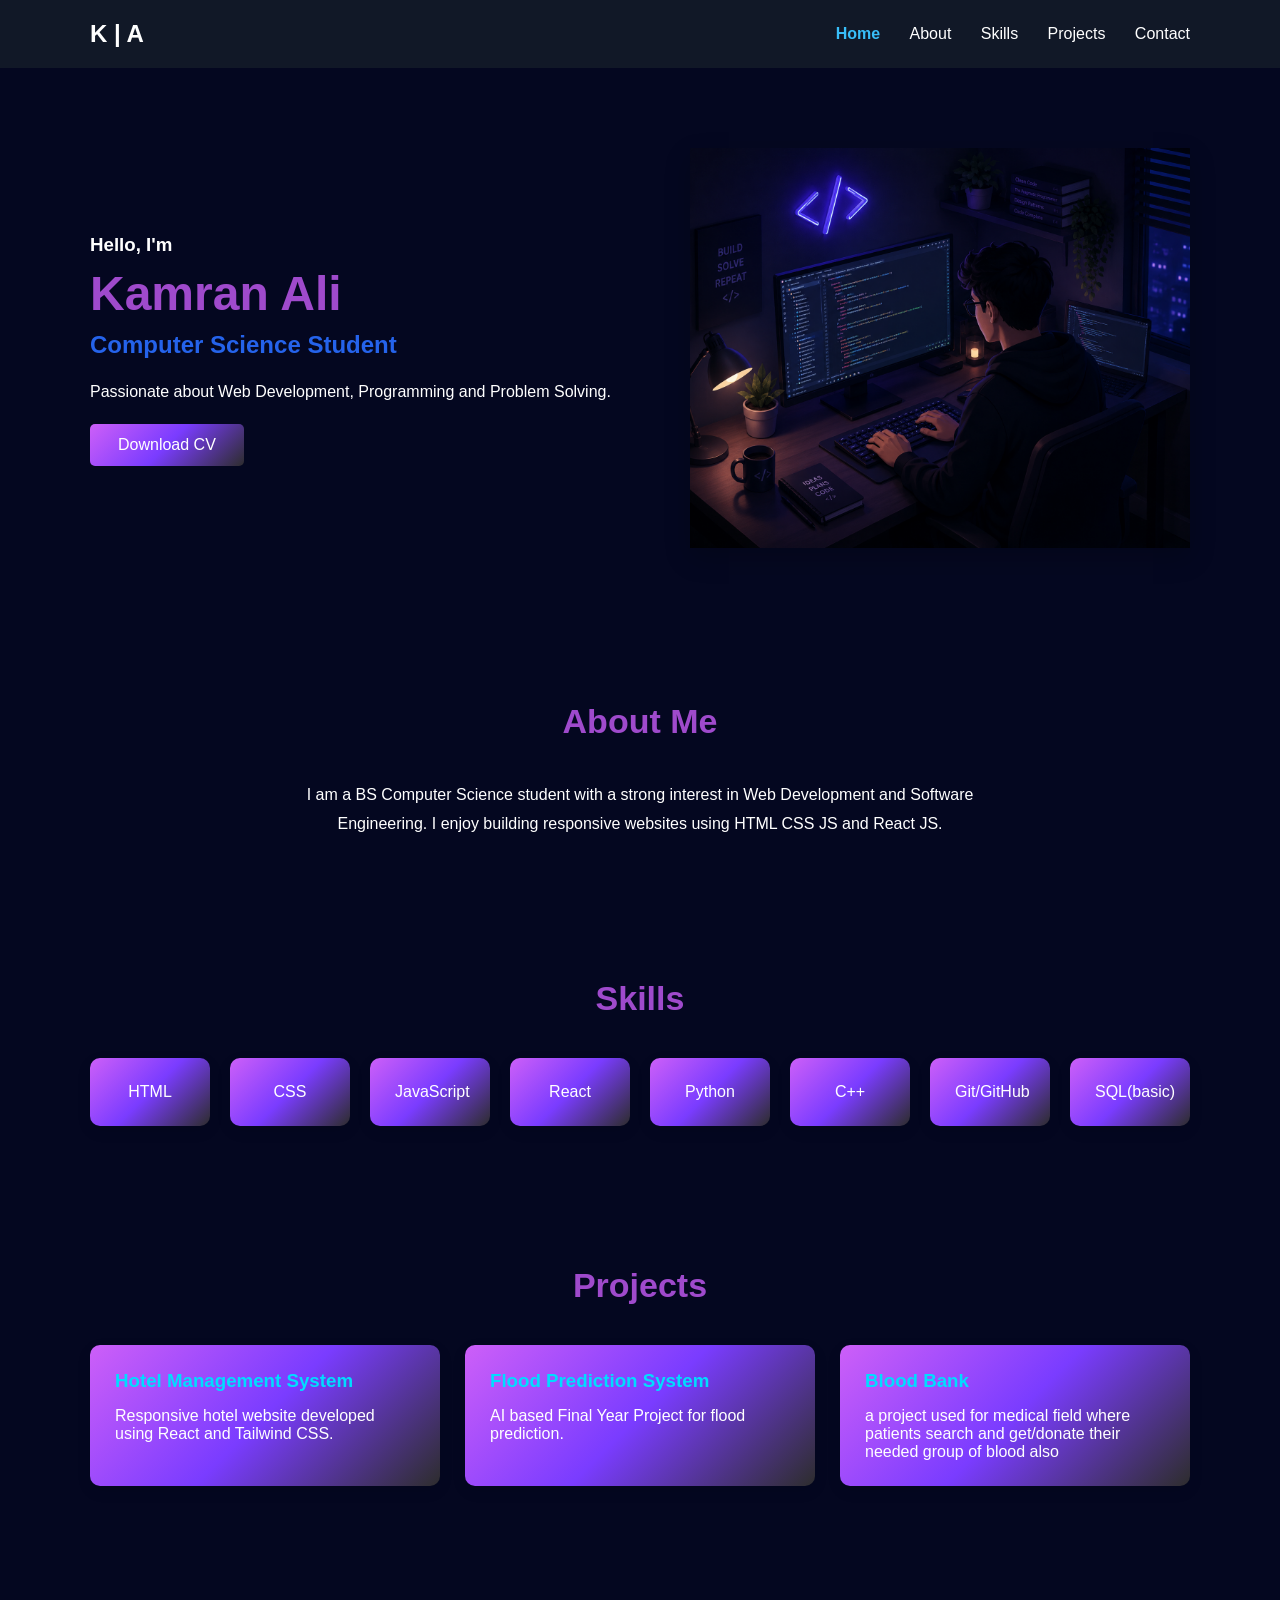
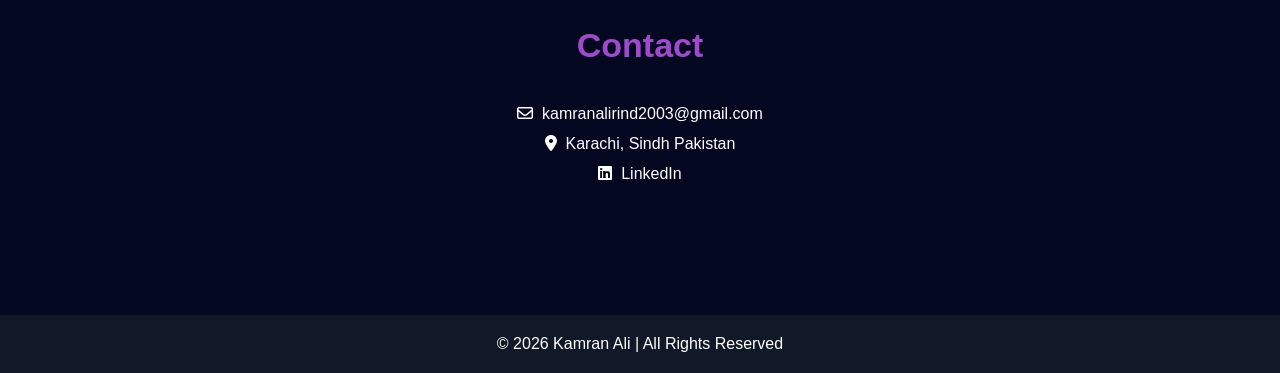
<file: index.html>
<!DOCTYPE html>
<html lang="en">
<head>
    <meta charset="UTF-8">
    <meta name="viewport" content="width=device-width, initial-scale=1.0">
    <title>Kamran Ali | Portfolio</title>
    <link rel="stylesheet" href="style.css">
    <link rel="stylesheet" href="https://cdnjs.cloudflare.com/ajax/libs/font-awesome/6.7.2/css/all.min.css">
</head>
<body>

    <!-- Navbar -->
    <header>
    
        <div class="container nav">
            
            <h2 class="logo">K | A</h2>

            <nav>
                <a href="#home">Home</a>
                <a href="#about">About</a>
                <a href="#skills">Skills</a>
                <a href="#projects">Projects</a>
                <a href="contact.html">Contact</a>
            </nav>

            <button class="nav-toggle" aria-label="Toggle navigation menu" aria-expanded="false">
                <span></span>
                <span></span>
                <span></span>
            </button>
        </div>
    </header>

    <!-- Hero -->
    <section id="home" class="hero container">

        <div class="hero-text">
            <h3>Hello, I'm</h3>
            <h1>Kamran Ali</h1>

            <h2>Computer Science Student</h2>

            <p>
                Passionate about Web Development,
                Programming and Problem Solving.
            </p>

            <a href="https://drive.google.com/file/d/1x6OYYINSf0k_zEABaAaA7EaGgX5PMKdF/view?usp=drive_link" target="_blank" class="btn">Download CV</a>

        </div>

        <div class="hero-img">
            <img src="code.png" alt="Profile">
        </div>

    </section>

    <!-- About -->

    <section id="about" class="container">

        <h2 class="title">About Me</h2>

        <p class="about">
            I am a BS Computer Science student with a strong interest
            in Web Development and Software Engineering.
            I enjoy building responsive websites using HTML CSS JS and React JS.
        </p>

    </section>


    <!-- Skills -->

    <section id="skills" class="container">

        <h2 class="title">Skills</h2>

        <div class="cards">

            <div class="card">HTML</div>
            <div class="card">CSS</div>
            <div class="card">JavaScript</div>
            <div class="card">React</div>
            <div class="card">Python</div>
            <div class="card">C++</div>
            <div class="card">Git/GitHub</div>
            <div class="card">SQL(basic)</div>
        </div>

    </section>


    <!-- Projects -->

    <section id="projects" class="container">

        <h2 class="title">Projects</h2>

        <div class="project-grid">

            <div class="project">

                <h3>Hotel Management System</h3>

                <p>
                    Responsive hotel website developed
                    using React and Tailwind CSS.
                </p>

            </div>

            <div class="project">

                <h3>Flood Prediction System</h3>

                <p>
                    AI based Final Year Project for flood prediction.
                </p>

            </div>

            <div class="project">

                <h3>Blood Bank</h3>

                <p>
                    a project used for medical field where patients
                    search and get/donate their needed group of blood also
                    
                </p>

            </div>

        </div>

    </section>


    <!-- Contact -->

    <section id="contact" class="container">

        <h2 class="title">Contact</h2>

        <p><i class="fa-regular fa-envelope"></i>&nbsp;  kamranalirind2003@gmail.com</p>

        <p><i class="fa-solid fa-location-dot"></i>&nbsp;  Karachi, Sindh Pakistan</p>
        <p><i class="fa-brands fa-linkedin"></i>&nbsp; <a class="link" href="https://www.linkedin.com/in/kamran-ali-rind-721802268/" target="_blank">LinkedIn</a></p>

    </section>


    <footer>

        © <span class="current-year">2026</span> Kamran Ali | All Rights Reserved

    </footer>

    <button class="back-to-top" aria-label="Back to top">↑</button>

    <script src="script.js"></script>
</body>
</html>
</file>
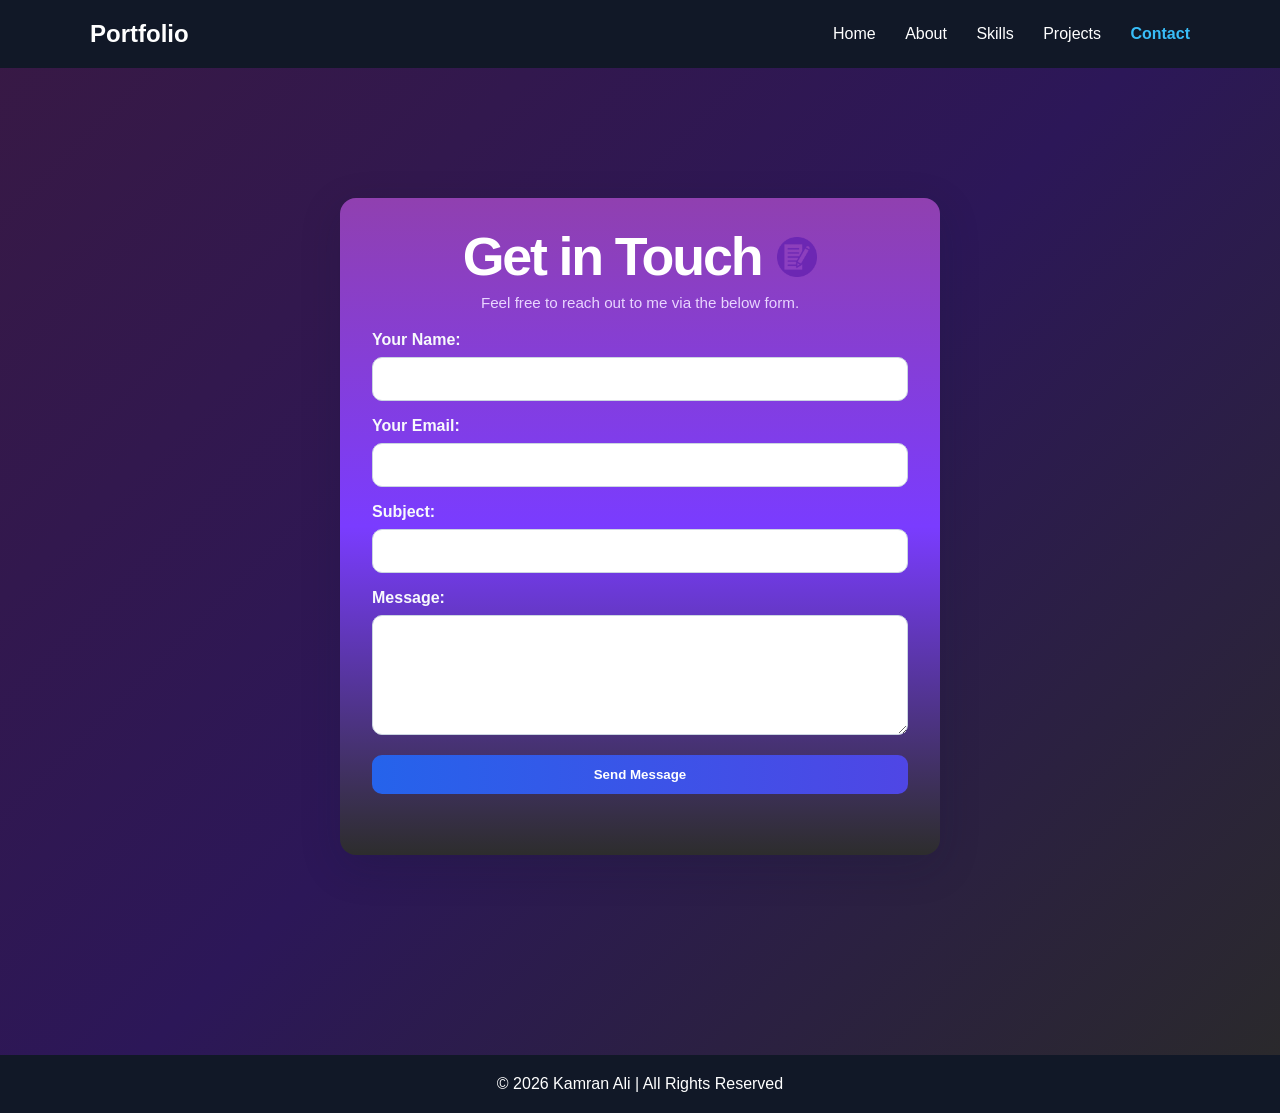
<file: contact.html>
<!DOCTYPE html>
<html lang="en">
<head>
    <meta charset="UTF-8">
    <meta name="viewport" content="width=device-width, initial-scale=1.0">
    <title>Contact | Kamran Ali</title>
    <link rel="stylesheet" href="style.css">
    <link rel="stylesheet" href="contactstyle.css">
</head>
<body>
    <header>
        <div class="container nav">
            <h2 class="logo">Portfolio</h2>

            <nav>
                <a href="index.html#home">Home</a>
                <a href="index.html#about">About</a>
                <a href="index.html#skills">Skills</a>
                <a href="index.html#projects">Projects</a>
                <a href="contact.html" class="active">Contact</a>
            </nav>

            <button class="nav-toggle" aria-label="Toggle navigation menu" aria-expanded="false">
                <span></span>
                <span></span>
                <span></span>
            </button>
        </div>
    </header>

    <main class="contact-page">
        <section class="container contact-section">
            <form action="#">
                <div class="contact-heading">
                    <h2 class="contact-title">Get in Touch</h2>
                    <img src="icon.png" alt="Contact icon" class="contact-icon">
                </div>
                <p class="contact-subtitle">Feel free to reach out to me via the below form.</p>

                <label for="name">Your Name:</label>
                <input type="text" id="name" name="name" required>

                <label for="email">Your Email:</label>
                <input type="email" id="email" name="email" required>

                <label for="subject">Subject:</label>
                <input type="text" id="subject" name="subject" required>

                <label for="message">Message:</label>
                <textarea id="message" name="message" required></textarea>

                <button type="submit">Send Message</button>
            </form>
        </section>
    </main>

    <footer>
        © <span class="current-year">2026</span> Kamran Ali | All Rights Reserved
    </footer>

    <button class="back-to-top" aria-label="Back to top">↑</button>

    <script src="script.js"></script>
</body>
</html>
</file>
<file: style.css>
*{
    margin:0;
    padding:0;
    box-sizing:border-box;
    font-family:Arial,sans-serif;
}

html{
    scroll-behavior:smooth;
}

body{
    background: #040720;
    color:white;
}

.container{
    width:90%;
    max-width:1100px;
    margin:auto;
}

header{

    position:sticky;
    top:0;
    width: 100%;
    z-index: 1000;
    background: #111827;
}

.nav{
    display:flex;
    justify-content:space-between;
    align-items:center;
    padding:20px 0;
}

.logo{
    color:white;
}
nav a{
    color:white;
    text-decoration:none;
    margin-left:25px;
}

nav a:hover{
    color:#38bdf8;
}

nav a.active{
    color:#38bdf8;
    font-weight:bold;
}

header.scrolled{
    box-shadow: 0 6px 20px rgba(0,0,0,.35);
}

/* Hamburger menu (hidden on desktop) */
.nav-toggle{
    display:none;
    flex-direction:column;
    justify-content:space-between;
    width:28px;
    height:20px;
    background:transparent;
    border:none;
    cursor:pointer;
    padding:0;
}

.nav-toggle span{
    display:block;
    height:3px;
    width:100%;
    background:white;
    border-radius:2px;
    transition:transform .3s ease, opacity .3s ease;
}

.nav-toggle.active span:nth-child(1){
    transform:translateY(8px) rotate(45deg);
}
.nav-toggle.active span:nth-child(2){
    opacity:0;
}
.nav-toggle.active span:nth-child(3){
    transform:translateY(-9px) rotate(-45deg);
}

/* Scroll-reveal animation */
.reveal{
    opacity:0;
    transform:translateY(30px);
    transition:opacity .6s ease, transform .6s ease;
}

.reveal-visible{
    opacity:1;
    transform:translateY(0);
}

/* Back to top button */
.back-to-top{
    position:fixed;
    right:20px;
    bottom:20px;
    width:46px;
    height:46px;
    border-radius:50%;
    border:none;
    background: linear-gradient(135deg, #cd5ff8, #7a3cff);
    color:white;
    font-size:20px;
    cursor:pointer;
    opacity:0;
    visibility:hidden;
    transform:translateY(10px);
    transition:opacity .3s ease, transform .3s ease, visibility .3s ease;
    box-shadow:0 8px 20px rgba(0,0,0,.3);
    z-index:999;
}

.back-to-top.show{
    opacity:1;
    visibility:visible;
    transform:translateY(0);
}

.back-to-top:hover{
    transform:scale(1.08);
}

.hero{
    display:flex;
    justify-content:space-between;
    align-items:center;
    padding:80px 0;
    gap:40px;
}

.hero-text h1{
    font-size:48px;
    margin:10px 0;
    /* color:#0f172a; */
    color: (#cd5ff8, #7a3cff);
}

.hero-text h2{
    color:#2563eb;
}
.hero-text h1{

    color: rgba(170, 79, 216, 0.938);
    font-weight: bold;
}

.hero-text p{
    margin:20px 0;
    line-height:1.6;
}

.btn{
    display:inline-block;
    background: linear-gradient(135deg, #cd5ff8, #7a3cff, #2d2d2d);
    color:white;
    text-decoration:none;
    padding:12px 28px;
    border-radius:5px;
    transition:transform 0.3s ease;
}

.btn:hover{
    
    transform:scale(1.05);
}

.hero-img img{
    width:500px;
    box-shadow:0 10px 25px rgba(0,0,0,.2);
    transition:transform 0.3s ease;
    
}
.hero-img img:hover{
   transform:scale(1.05);
}

section{
    padding:70px 0;
}

.title{
    text-align:center;
    margin-bottom:40px;
    font-size:34px;
    color: rgba(170, 79, 216, 0.938);
    font-weight: bold;
    
}

.about{

    text-align:center;
    line-height:1.8;
    max-width:700px;
    margin:auto;

}

.cards{
    display:grid;
    grid-template-columns:repeat(auto-fit,minmax(100px,1fr));
    gap:20px;
}

.card{
    
    background: linear-gradient(135deg, #cd5ff8, #7a3cff, #2d2d2d);
    padding:25px;
    text-align:center;
    border-radius:10px;
    box-shadow:0 5px 15px rgba(0,0,0,.08);
    transition:.3s;
    color: white;
}

.card:hover{
    transform:translateY(-8px);
}

.project-grid{
    display:grid;
    grid-template-columns:repeat(auto-fit,minmax(280px,1fr));
    gap:25px;
}

.project{
    background: linear-gradient(135deg, #cd5ff8, #7a3cff, #2d2d2d);
    padding:25px;
    border-radius:10px;
    box-shadow:0 5px 15px rgba(0,0,0,.08);
    color: white;
}

.project h3{
    margin-bottom:15px;
    color:rgb(0, 221, 255);
}

#contact p{
    text-align:center;
    margin:12px;
}

footer{
    background:#111827;
    color:white;
    text-align:center;
    padding:20px;
    margin-top:50px;
}

@media(max-width:768px){

.hero{
    flex-direction:column-reverse;
    text-align:center;
}

.hero-img img{
    width:220px;
}

.hero-text h1{
    font-size:36px;
}

.nav{
    flex-direction:column;
}

nav{
    margin-top:15px;
}

nav a{
    display:inline-block;
    margin:8px;
}

}

@media(max-width:768px){

    .nav{
        flex-direction:row;
        justify-content:space-between;
        align-items:center;
        flex-wrap:wrap;
    }

    .nav-toggle{
        display:flex;
    }

    nav{
        display:none;
        flex-direction:column;
        width:100%;
        margin-top:15px;
    }

    nav.open{
        display:flex;
    }

    nav a{
        margin:8px 0;
        text-align:center;
    }
}
.link{
    color: white;
    text-decoration: none;
}
</file>
<file: contactstyle.css>
*
{
    margin: 0;
    padding: 0;
    box-sizing: border-box;
    font-family: Arial, sans-serif;
}

body {
    background: linear-gradient(135deg, #381944, #2c1758, #2a2a2a);
    color: white;
    min-height: 100vh;
}

.contact-page {
    padding: 60px 0 80px;
}

.contact-section {
    display: flex;
    justify-content: center;
    align-items: center;
}

form {
    width: 100%;
    max-width: 600px;
    background: linear-gradient(#9040b0, #7a3cff, #2d2d2d);
    padding: 32px;
    border-radius: 16px;
    box-shadow: 0 12px 40px rgba(15, 23, 42, 0.18);
}

.contact-heading {
    display: flex;
    width: 100%;
    justify-content: center;
    align-items: center;
    gap: 16px;
    margin-bottom: 10px;
}

.contact-icon {
    width: 40px;
    height: 40px;
    object-fit: contain;
}

.contact-title {
    
    text-align: center;
    font-size: clamp(2.6rem, 4.2vw, 4.2rem);
    font-weight: 900;
    line-height: 1;
    letter-spacing: -0.04em;
    color: white;

}

.contact-subtitle {
    text-align: center;
    font-size: 0.95rem;
    color: #e9d5ff;
    margin-bottom: 20px;
}

label {
    display: block;
    margin-bottom: 8px;
    font-weight: 600;
    color: #f8fafc;
}

input,
textarea {
    width: 100%;
    padding: 12px 14px;
    margin-bottom: 16px;
    border: 1px solid #cbd5e1;
    border-radius: 10px;
    font-size: 1rem;
    transition: border-color 0.2s ease, box-shadow 0.2s ease;
}

input:focus,
textarea:focus {
    outline: none;
    border-color: #2563eb;
    box-shadow: 0 0 0 3px rgba(37, 99, 235, 0.15);
}

textarea {
    min-height: 120px;
    resize: vertical;
}

button {
    width: 100%;
    padding: 12px 16px;
    border: none;
    border-radius: 10px;
    background: linear-gradient(90deg, #2563eb, #4f46e5);
    color: #ffffff;
    font-weight: 700;
    cursor: pointer;
    transition: transform 0.2s ease, box-shadow 0.2s ease;
}

button:hover {
    transform: translateY(-2px);
    box-shadow: 0 8px 20px rgba(37, 99, 235, 0.25);
}

@media (max-width: 600px) {
    form {
        padding: 24px;
    }
}

input.input-error,
textarea.input-error {
    border-color: #f87171;
    box-shadow: 0 0 0 3px rgba(248, 113, 113, 0.15);
}

.field-error {
    display: block;
    color: #fecaca;
    font-size: 0.85rem;
    margin-top: -12px;
    margin-bottom: 14px;
}

.form-status {
    text-align: center;
    margin-top: 10px;
    font-weight: 600;
    min-height: 1.2em;
}

.form-status-success {
    color: #86efac;
}

.form-status-error {
    color: #fecaca;
}
</file>
